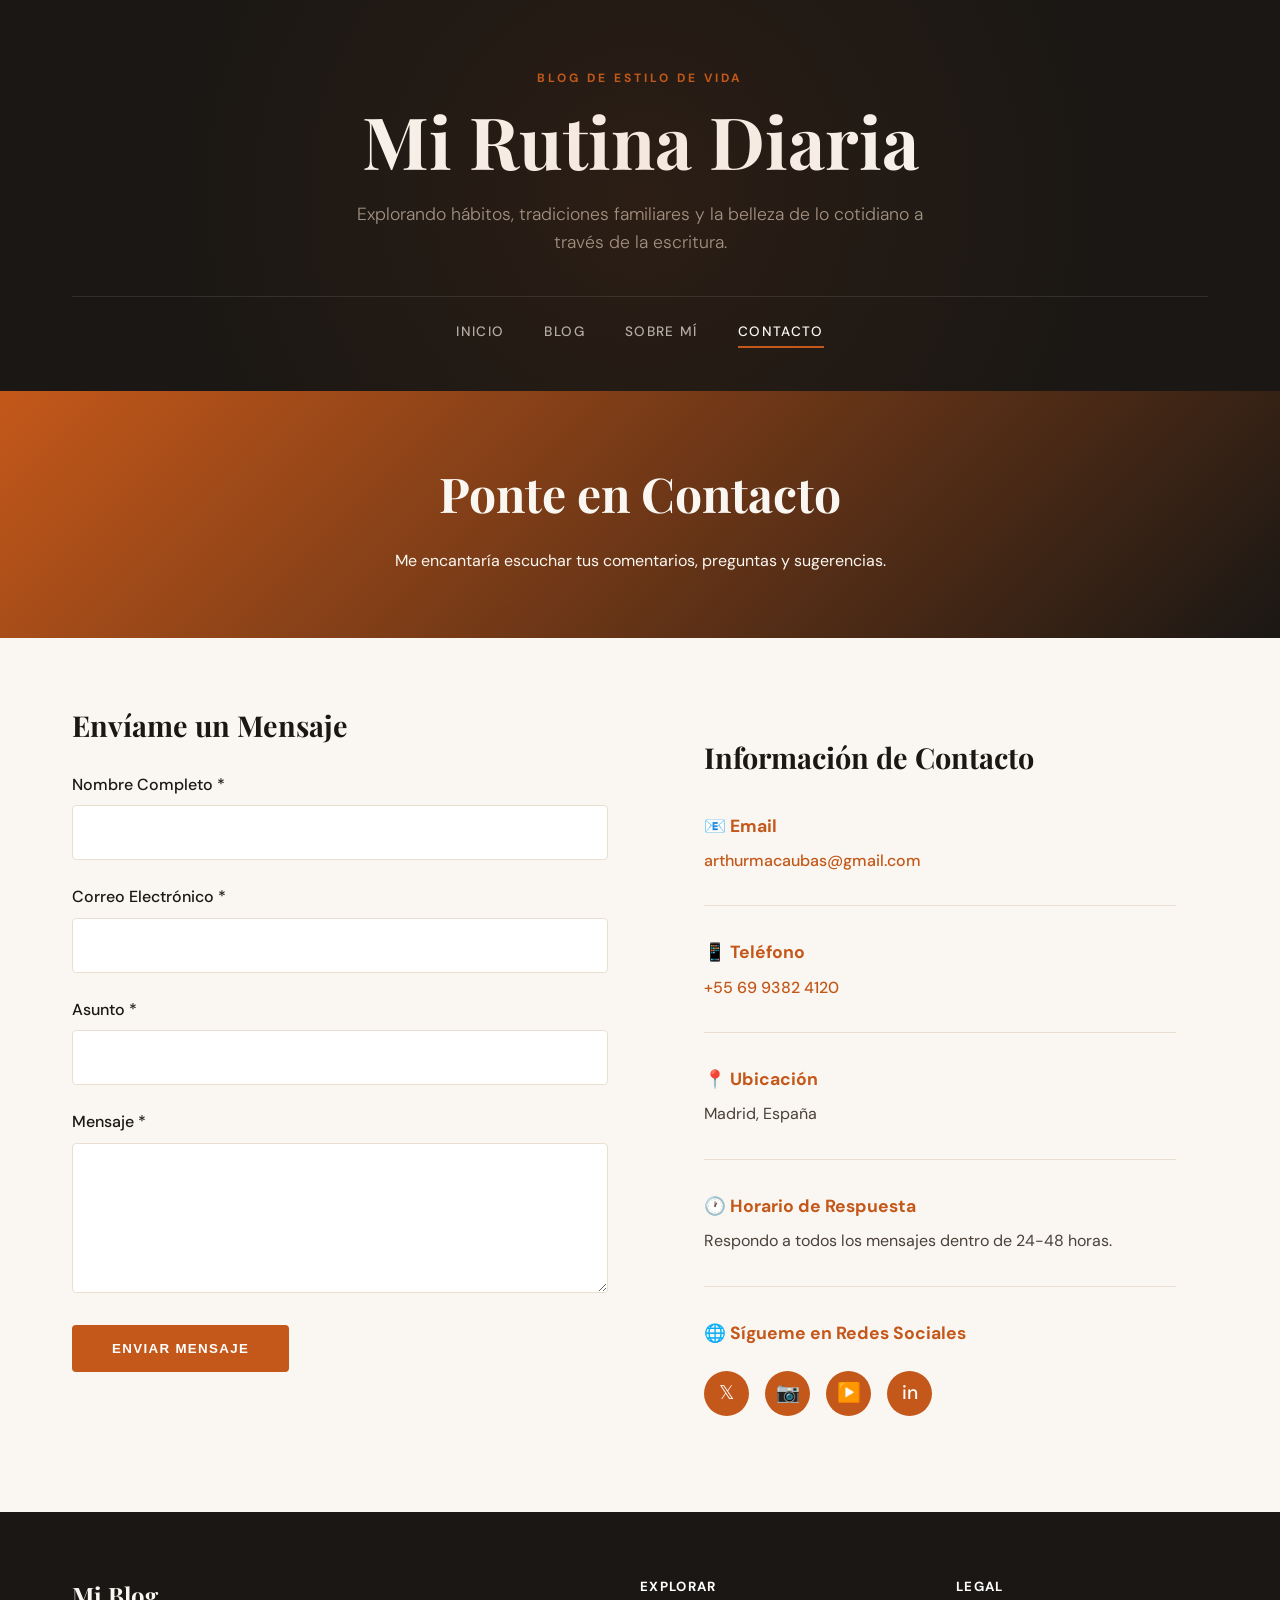
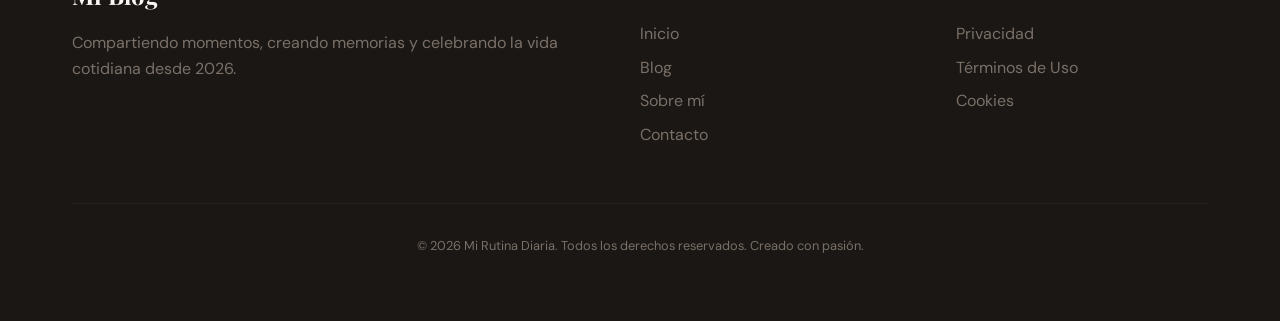
<file: contacto.html>
<!DOCTYPE html>
<html lang="es">
<head>
  <meta charset="UTF-8">
  <meta name="viewport" content="width=device-width, initial-scale=1.0">
  <title>Contacto — Mi Rutina Diaria</title>
  <link rel="preconnect" href="https://fonts.googleapis.com">
  <link rel="preconnect" href="https://fonts.gstatic.com" crossorigin>
  <link href="https://fonts.googleapis.com/css2?family=Playfair+Display:ital,wght@0,400;0,700;1,400&family=DM+Sans:wght@300;400;500;700&display=swap" rel="stylesheet">
  <link rel="stylesheet" href="styles.css">
  <style>
    .contact-hero {
      background: linear-gradient(135deg, var(--rust) 0%, var(--ink) 100%);
      color: var(--cream);
      padding: 4rem 0;
      text-align: center;
      margin-bottom: 4rem;
    }

    .contact-hero h2 {
      font-family: 'Playfair Display', serif;
      font-size: 3rem;
      margin-bottom: 1rem;
    }

    .contact-container {
      display: grid;
      grid-template-columns: 1fr 1fr;
      gap: 4rem;
      margin-bottom: 4rem;
    }

    .contact-form-section h3 {
      font-family: 'Playfair Display', serif;
      font-size: 1.8rem;
      margin-bottom: 1.5rem;
      color: var(--ink);
    }

    .form-group {
      margin-bottom: 1.5rem;
    }

    .form-group label {
      display: block;
      margin-bottom: 0.5rem;
      font-weight: 500;
      color: var(--ink);
    }

    .form-group input,
    .form-group textarea {
      width: 100%;
      padding: 1rem;
      border: 1px solid var(--sand);
      border-radius: 4px;
      font-family: inherit;
      font-size: 1rem;
      transition: var(--transition);
    }

    .form-group input:focus,
    .form-group textarea:focus {
      outline: none;
      border-color: var(--rust);
      box-shadow: 0 0 0 3px rgba(196, 88, 26, 0.1);
    }

    .form-group textarea {
      resize: vertical;
      min-height: 150px;
    }

    .submit-btn {
      background: var(--rust);
      color: white;
      border: none;
      padding: 1rem 2.5rem;
      font-weight: 700;
      text-transform: uppercase;
      letter-spacing: 0.1em;
      border-radius: 4px;
      cursor: pointer;
      transition: var(--transition);
    }

    .submit-btn:hover {
      background: var(--ink);
      transform: translateY(-2px);
    }

    .contact-info {
      background: var(--cream);
      padding: 2rem;
      border-radius: 12px;
    }

    .contact-info h3 {
      font-family: 'Playfair Display', serif;
      font-size: 1.8rem;
      margin-bottom: 2rem;
      color: var(--ink);
    }

    .info-item {
      margin-bottom: 2rem;
      padding-bottom: 2rem;
      border-bottom: 1px solid var(--sand);
    }

    .info-item:last-child {
      border-bottom: none;
      margin-bottom: 0;
      padding-bottom: 0;
    }

    .info-item h4 {
      font-size: 1.1rem;
      margin-bottom: 0.5rem;
      color: var(--rust);
    }

    .info-item p {
      color: #4a4138;
      line-height: 1.6;
    }

    .info-item a {
      color: var(--rust);
      text-decoration: none;
      font-weight: 500;
    }

    .info-item a:hover {
      text-decoration: underline;
    }

    .social-contact {
      display: flex;
      gap: 1rem;
      margin-top: 1.5rem;
    }

    .social-contact a {
      display: inline-flex;
      align-items: center;
      justify-content: center;
      width: 45px;
      height: 45px;
      background: var(--rust);
      color: white;
      border-radius: 50%;
      text-decoration: none;
      transition: var(--transition);
      font-size: 1.2rem;
    }

    .social-contact a:hover {
      background: var(--ink);
      transform: translateY(-3px);
    }

    @media (max-width: 768px) {
      .contact-container {
        grid-template-columns: 1fr;
      }

      .contact-hero h2 {
        font-size: 2rem;
      }
    }
  </style>
</head>
<body>

  <!-- ENCABEZADO -->
  <header class="encabezado">
    <div class="blog-wrapper">
      <span class="blog-label">Blog de Estilo de Vida</span>
      <h1 class="blog-title">Mi Rutina Diaria</h1>
      <p class="blog-tagline">Explorando hábitos, tradiciones familiares y la belleza de lo cotidiano a través de la escritura.</p>
      <nav class="menu">
        <a href="index.html">Inicio</a>
        <a href="blog.html">Blog</a>
        <a href="sobre-mi.html">Sobre Mí</a>
        <a href="contacto.html" class="active">Contacto</a>
      </nav>
    </div>
  </header>

  <!-- SECCIÓN HERO -->
  <div class="contact-hero">
    <div class="blog-wrapper">
      <h2>Ponte en Contacto</h2>
      <p>Me encantaría escuchar tus comentarios, preguntas y sugerencias.</p>
    </div>
  </div>

  <!-- CONTENIDO PRINCIPAL -->
  <div class="blog-wrapper">
    
    <div class="contact-container">
      
      <!-- Formulario de Contacto -->
      <div class="contact-form-section">
        <h3>Envíame un Mensaje</h3>
        <form id="contact-form">
          <div class="form-group">
            <label for="name">Nombre Completo *</label>
            <input type="text" id="name" name="name" required>
          </div>

          <div class="form-group">
            <label for="email">Correo Electrónico *</label>
            <input type="email" id="email" name="email" required>
          </div>

          <div class="form-group">
            <label for="subject">Asunto *</label>
            <input type="text" id="subject" name="subject" required>
          </div>

          <div class="form-group">
            <label for="message">Mensaje *</label>
            <textarea id="message" name="message" required></textarea>
          </div>

          <button type="submit" class="submit-btn">Enviar Mensaje</button>
          <p id="form-message" style="margin-top: 1rem; display: none;"></p>
        </form>
      </div>

      <!-- Información de Contacto -->
      <div class="contact-info">
        <h3>Información de Contacto</h3>

        <div class="info-item">
          <h4>📧 Email</h4>
          <p><a href="mailto:arthurmacaubas@gmail.com">arthurmacaubas@gmail.com</a></p>
        </div>

        <div class="info-item">
          <h4>📱 Teléfono</h4>
          <p><a href="tel:+5569993824120">+55 69 9382 4120</a></p>
        </div>

        <div class="info-item">
          <h4>📍 Ubicación</h4>
          <p>Madrid, España</p>
        </div>

        <div class="info-item">
          <h4>🕐 Horario de Respuesta</h4>
          <p>Respondo a todos los mensajes dentro de 24-48 horas.</p>
        </div>

        <div class="info-item">
          <h4>🌐 Sígueme en Redes Sociales</h4>
          <div class="social-contact">
            <a href="#" title="Twitter">𝕏</a>
            <a href="#" title="Instagram">📷</a>
            <a href="#" title="YouTube">▶️</a>
            <a href="#" title="LinkedIn">in</a>
          </div>
        </div>
      </div>

    </div>

  </div>

  <!-- PIE DE PÁGINA -->
  <footer class="pie-pagina">
    <div class="blog-wrapper">
      <div class="footer-grid">
        <div class="footer-brand">
          <h2>Mi Blog</h2>
          <p>Compartiendo momentos, creando memorias y celebrando la vida cotidiana desde 2026.</p>
        </div>
        <div class="footer-links">
          <h5>Explorar</h5>
          <ul>
            <li><a href="index.html">Inicio</a></li>
            <li><a href="blog.html">Blog</a></li>
            <li><a href="sobre-mi.html">Sobre mí</a></li>
            <li><a href="contacto.html">Contacto</a></li>
          </ul>
        </div>
        <div class="footer-links">
          <h5>Legal</h5>
          <ul>
            <li><a href="#">Privacidad</a></li>
            <li><a href="#">Términos de Uso</a></li>
            <li><a href="#">Cookies</a></li>
          </ul>
        </div>
      </div>
      <div class="copyright">
        &copy; 2026 Mi Rutina Diaria. Todos los derechos reservados. Creado con pasión.
      </div>
    </div>
  </footer>

  <script>
    // Manejo del formulario de contacto
    document.getElementById('contact-form').addEventListener('submit', function(e) {
      e.preventDefault();
      
      const name = document.getElementById('name').value;
      const email = document.getElementById('email').value;
      const subject = document.getElementById('subject').value;
      const message = document.getElementById('message').value;
      
      // Guardar en localStorage
      const contactMessages = JSON.parse(localStorage.getItem('contactMessages')) || [];
      contactMessages.push({
        name,
        email,
        subject,
        message,
        date: new Date().toLocaleString('es-ES')
      });
      localStorage.setItem('contactMessages', JSON.stringify(contactMessages));
      
      // Mostrar mensaje de éxito
      const formMessage = document.getElementById('form-message');
      formMessage.textContent = '¡Gracias! Tu mensaje ha sido enviado correctamente.';
      formMessage.style.display = 'block';
      formMessage.style.color = 'var(--rust)';
      
      // Limpiar formulario
      this.reset();
      
      // Ocultar mensaje después de 3 segundos
      setTimeout(() => {
        formMessage.style.display = 'none';
      }, 3000);
    });
  </script>

</body>
</html>
</file>
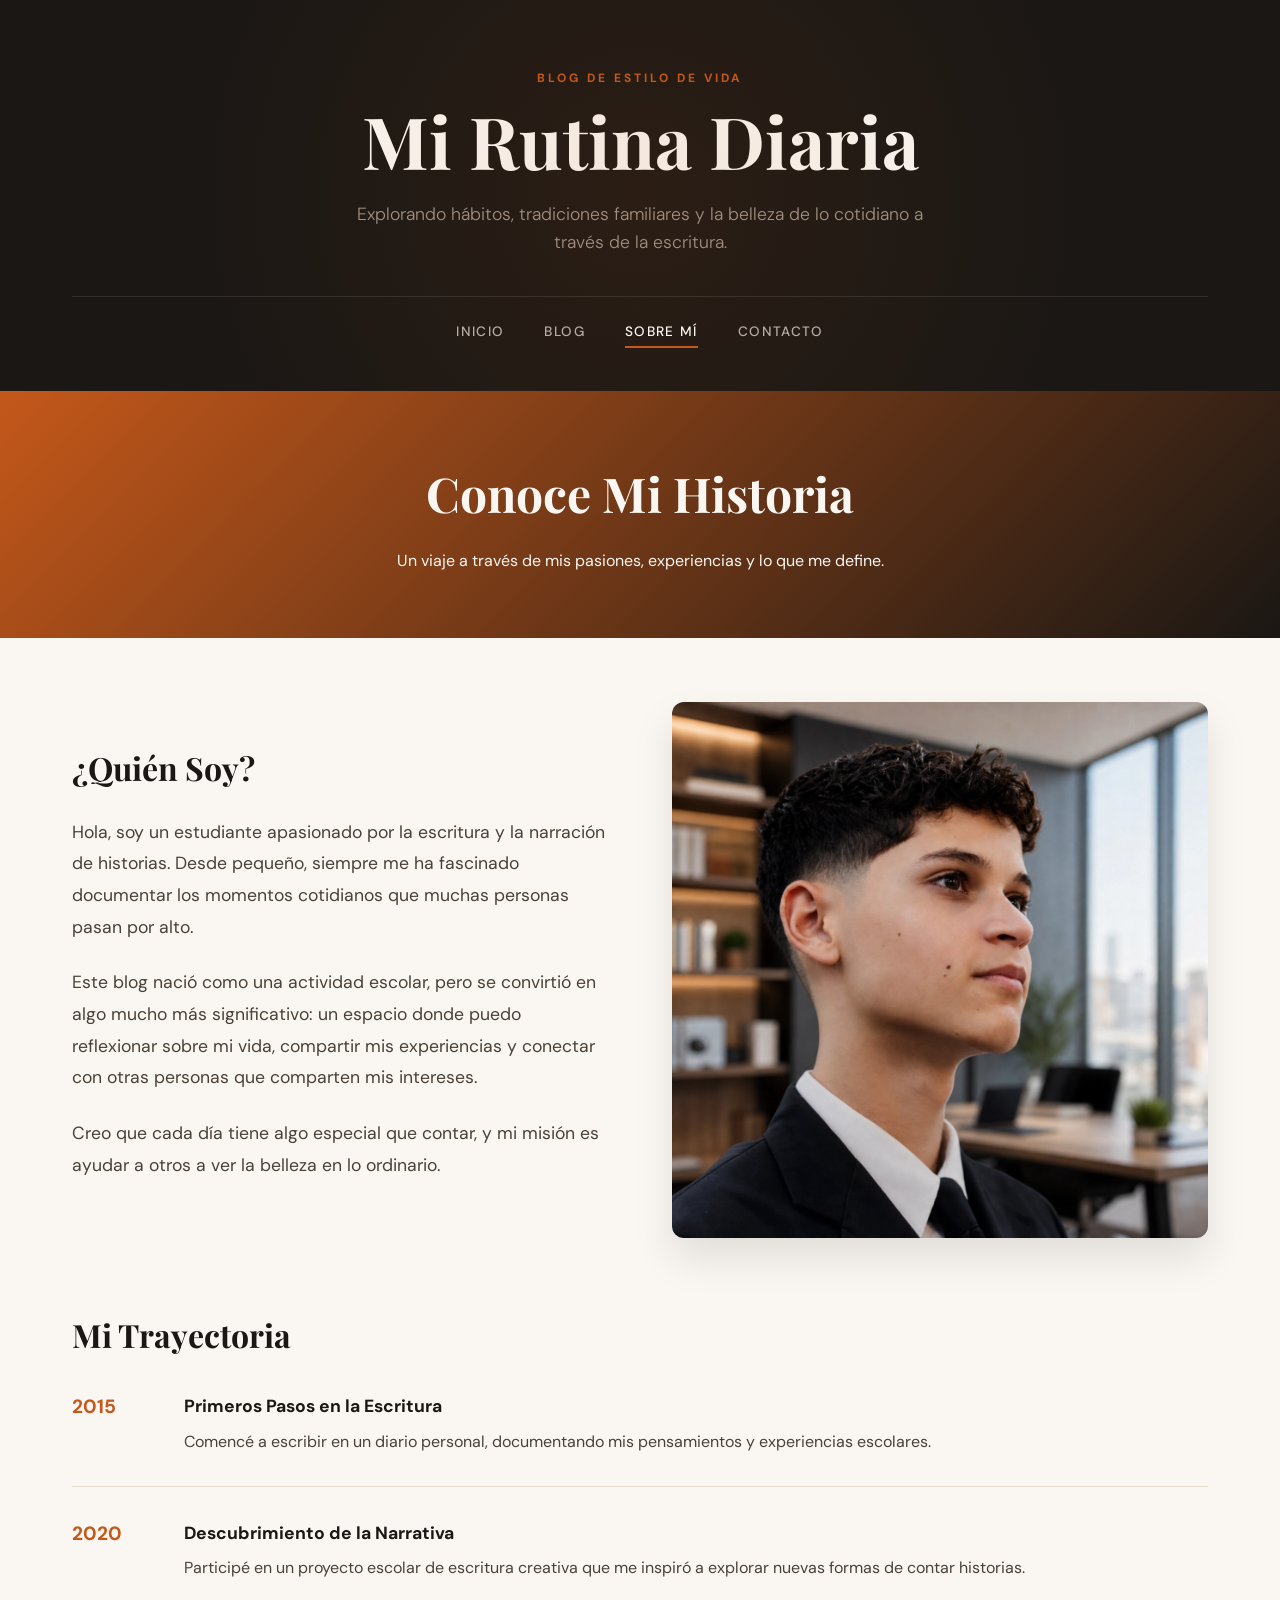
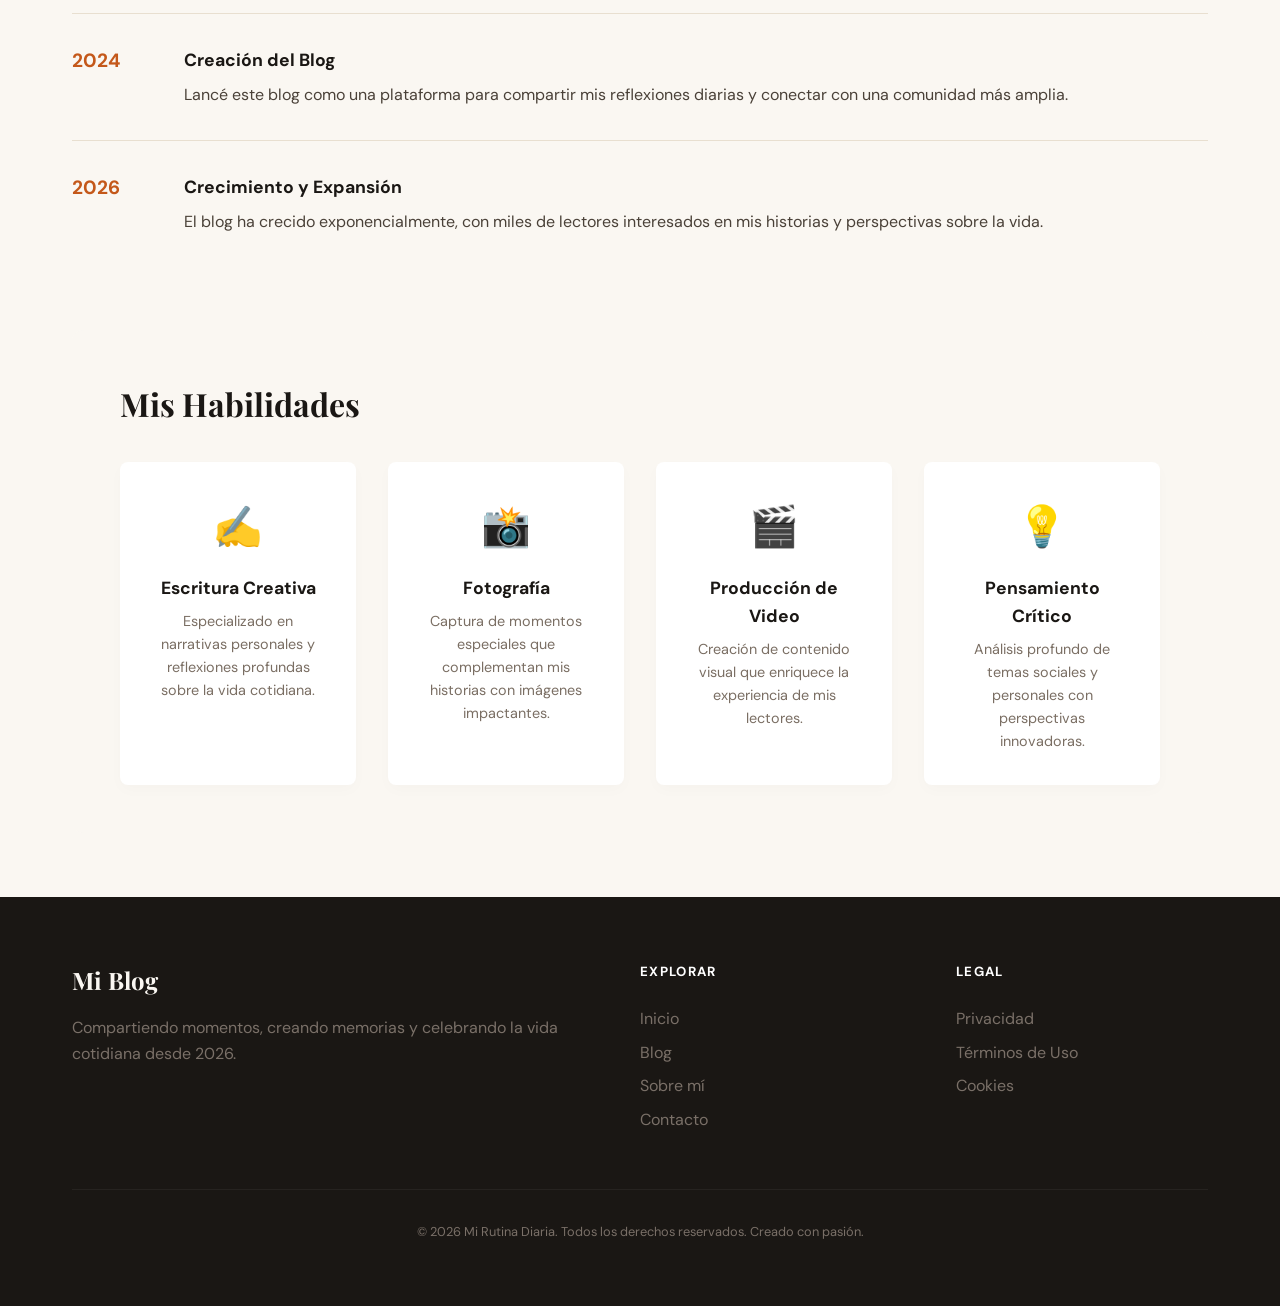
<file: sobre-mi.html>
<!DOCTYPE html>
<html lang="es">
<head>
  <meta charset="UTF-8">
  <meta name="viewport" content="width=device-width, initial-scale=1.0">
  <title>Sobre Mí — Mi Rutina Diaria</title>
  <link rel="preconnect" href="https://fonts.googleapis.com">
  <link rel="preconnect" href="https://fonts.gstatic.com" crossorigin>
  <link href="https://fonts.googleapis.com/css2?family=Playfair+Display:ital,wght@0,400;0,700;1,400&family=DM+Sans:wght@300;400;500;700&display=swap" rel="stylesheet">
  <link rel="stylesheet" href="styles.css">
  <style>
    .about-hero {
      background: linear-gradient(135deg, var(--rust) 0%, var(--ink) 100%);
      color: var(--cream);
      padding: 4rem 0;
      text-align: center;
      margin-bottom: 4rem;
    }

    .about-hero h2 {
      font-family: 'Playfair Display', serif;
      font-size: 3rem;
      margin-bottom: 1rem;
    }

    .about-content {
      display: grid;
      grid-template-columns: 1fr 1fr;
      gap: 4rem;
      align-items: center;
      margin-bottom: 4rem;
    }

    .about-text-section h3 {
      font-family: 'Playfair Display', serif;
      font-size: 2rem;
      margin-bottom: 1.5rem;
      color: var(--ink);
    }

    .about-text-section p {
      font-size: 1.1rem;
      line-height: 1.8;
      color: #4a4138;
      margin-bottom: 1.5rem;
    }

    .about-image {
      width: 100%;
      border-radius: 12px;
      box-shadow: 0 20px 40px rgba(0,0,0,0.1);
    }

    .timeline {
      margin-top: 4rem;
    }

    .timeline h3 {
      font-family: 'Playfair Display', serif;
      font-size: 2rem;
      margin-bottom: 2rem;
      color: var(--ink);
    }

    .timeline-item {
      display: flex;
      gap: 2rem;
      margin-bottom: 2rem;
      padding-bottom: 2rem;
      border-bottom: 1px solid var(--sand);
    }

    .timeline-item:last-child {
      border-bottom: none;
    }

    .timeline-year {
      font-weight: bold;
      color: var(--rust);
      min-width: 80px;
      font-size: 1.2rem;
    }

    .timeline-content h4 {
      font-size: 1.1rem;
      margin-bottom: 0.5rem;
      color: var(--ink);
    }

    .timeline-content p {
      color: #4a4138;
      line-height: 1.6;
    }

    .skills {
      margin-top: 4rem;
      background: var(--cream);
      padding: 3rem;
      border-radius: 12px;
    }

    .skills h3 {
      font-family: 'Playfair Display', serif;
      font-size: 2rem;
      margin-bottom: 2rem;
      color: var(--ink);
    }

    .skills-grid {
      display: grid;
      grid-template-columns: repeat(auto-fit, minmax(200px, 1fr));
      gap: 2rem;
    }

    .skill-card {
      background: white;
      padding: 2rem;
      border-radius: 8px;
      text-align: center;
      box-shadow: 0 5px 15px rgba(0,0,0,0.02);
    }

    .skill-icon {
      font-size: 2.5rem;
      margin-bottom: 1rem;
    }

    .skill-card h4 {
      font-size: 1.1rem;
      margin-bottom: 0.5rem;
      color: var(--ink);
    }

    .skill-card p {
      font-size: 0.9rem;
      color: var(--muted);
    }

    @media (max-width: 768px) {
      .about-content {
        grid-template-columns: 1fr;
      }

      .about-hero h2 {
        font-size: 2rem;
      }

      .about-text-section h3 {
        font-size: 1.5rem;
      }
    }
  </style>
</head>
<body>

  <!-- ENCABEZADO -->
  <header class="encabezado">
    <div class="blog-wrapper">
      <span class="blog-label">Blog de Estilo de Vida</span>
      <h1 class="blog-title">Mi Rutina Diaria</h1>
      <p class="blog-tagline">Explorando hábitos, tradiciones familiares y la belleza de lo cotidiano a través de la escritura.</p>
      <nav class="menu">
        <a href="index.html">Inicio</a>
        <a href="blog.html">Blog</a>
        <a href="sobre-mi.html" class="active">Sobre Mí</a>
        <a href="contacto.html">Contacto</a>
      </nav>
    </div>
  </header>

  <!-- SECCIÓN HERO -->
  <div class="about-hero">
    <div class="blog-wrapper">
      <h2>Conoce Mi Historia</h2>
      <p>Un viaje a través de mis pasiones, experiencias y lo que me define.</p>
    </div>
  </div>

  <!-- CONTENIDO PRINCIPAL -->
  <div class="blog-wrapper">
    
    <!-- Sección Sobre Mí -->
    <div class="about-content">
      <div class="about-text-section">
        <h3>¿Quién Soy?</h3>
        <p>
          Hola, soy un estudiante apasionado por la escritura y la narración de historias. Desde pequeño, siempre me ha fascinado documentar los momentos cotidianos que muchas personas pasan por alto.
        </p>
        <p>
          Este blog nació como una actividad escolar, pero se convirtió en algo mucho más significativo: un espacio donde puedo reflexionar sobre mi vida, compartir mis experiencias y conectar con otras personas que comparten mis intereses.
        </p>
        <p>
          Creo que cada día tiene algo especial que contar, y mi misión es ayudar a otros a ver la belleza en lo ordinario.
        </p>
      </div>
      <div>
        <img src="./arthur.png" alt="Mi foto" class="about-image">
      </div>
    </div>

    <!-- Timeline -->
    <div class="timeline">
      <h3>Mi Trayectoria</h3>
      
      <div class="timeline-item">
        <div class="timeline-year">2015</div>
        <div class="timeline-content">
          <h4>Primeros Pasos en la Escritura</h4>
          <p>Comencé a escribir en un diario personal, documentando mis pensamientos y experiencias escolares.</p>
        </div>
      </div>

      <div class="timeline-item">
        <div class="timeline-year">2020</div>
        <div class="timeline-content">
          <h4>Descubrimiento de la Narrativa</h4>
          <p>Participé en un proyecto escolar de escritura creativa que me inspiró a explorar nuevas formas de contar historias.</p>
        </div>
      </div>

      <div class="timeline-item">
        <div class="timeline-year">2024</div>
        <div class="timeline-content">
          <h4>Creación del Blog</h4>
          <p>Lancé este blog como una plataforma para compartir mis reflexiones diarias y conectar con una comunidad más amplia.</p>
        </div>
      </div>

      <div class="timeline-item">
        <div class="timeline-year">2026</div>
        <div class="timeline-content">
          <h4>Crecimiento y Expansión</h4>
          <p>El blog ha crecido exponencialmente, con miles de lectores interesados en mis historias y perspectivas sobre la vida.</p>
        </div>
      </div>
    </div>

    <!-- Habilidades -->
    <div class="skills">
      <h3>Mis Habilidades</h3>
      <div class="skills-grid">
        <div class="skill-card">
          <div class="skill-icon">✍️</div>
          <h4>Escritura Creativa</h4>
          <p>Especializado en narrativas personales y reflexiones profundas sobre la vida cotidiana.</p>
        </div>
        <div class="skill-card">
          <div class="skill-icon">📸</div>
          <h4>Fotografía</h4>
          <p>Captura de momentos especiales que complementan mis historias con imágenes impactantes.</p>
        </div>
        <div class="skill-card">
          <div class="skill-icon">🎬</div>
          <h4>Producción de Video</h4>
          <p>Creación de contenido visual que enriquece la experiencia de mis lectores.</p>
        </div>
        <div class="skill-card">
          <div class="skill-icon">💡</div>
          <h4>Pensamiento Crítico</h4>
          <p>Análisis profundo de temas sociales y personales con perspectivas innovadoras.</p>
        </div>
      </div>
    </div>

  </div>

  <!-- PIE DE PÁGINA -->
  <footer class="pie-pagina">
    <div class="blog-wrapper">
      <div class="footer-grid">
        <div class="footer-brand">
          <h2>Mi Blog</h2>
          <p>Compartiendo momentos, creando memorias y celebrando la vida cotidiana desde 2026.</p>
        </div>
        <div class="footer-links">
          <h5>Explorar</h5>
          <ul>
            <li><a href="index.html">Inicio</a></li>
            <li><a href="blog.html">Blog</a></li>
            <li><a href="sobre-mi.html">Sobre mí</a></li>
            <li><a href="contacto.html">Contacto</a></li>
          </ul>
        </div>
        <div class="footer-links">
          <h5>Legal</h5>
          <ul>
            <li><a href="#">Privacidad</a></li>
            <li><a href="#">Términos de Uso</a></li>
            <li><a href="#">Cookies</a></li>
          </ul>
        </div>
      </div>
      <div class="copyright">
        &copy; 2026 Mi Rutina Diaria. Todos los derechos reservados. Creado con pasión.
      </div>
    </div>
  </footer>

</body>
</html>
</file>
<file: styles.css>
:root {
  --cream: #faf7f2;
  --ink: #1a1714;
  --rust: #c4581a;
  --sand: #e8dfd0;
  --muted: #7a6e63;
  --accent: #2e5f3e;
  --white: #ffffff;
  --transition: all 0.3s cubic-bezier(0.4, 0, 0.2, 1);
}

* { 
  margin: 0; 
  padding: 0; 
  box-sizing: border-box; 
}

html {
  scroll-behavior: smooth;
}

body {
  font-family: 'DM Sans', sans-serif;
  background: var(--cream);
  color: var(--ink);
  line-height: 1.6;
  overflow-x: hidden;
}

/* ── LAYOUT ── */
.blog-wrapper {
  max-width: 1200px;
  margin: 0 auto;
  padding: 0 2rem;
}

/* ── ENCABEZADO (HEADER) ── */
header.encabezado {
  background: var(--ink);
  color: var(--cream);
  padding: 4rem 0 3rem;
  position: relative;
  overflow: hidden;
  text-align: center;
}

header.encabezado::before {
  content: '';
  position: absolute;
  inset: 0;
  background: radial-gradient(circle at 50% 50%, rgba(196, 88, 26, 0.1) 0%, transparent 70%);
  pointer-events: none;
}

.blog-label {
  display: inline-block;
  font-size: 0.75rem;
  letter-spacing: 0.25em;
  text-transform: uppercase;
  color: var(--rust);
  font-weight: 700;
  margin-bottom: 1rem;
  animation: fadeInDown 0.8s ease-out;
}

.blog-title {
  font-family: 'Playfair Display', serif;
  font-size: clamp(2.5rem, 8vw, 4.5rem);
  line-height: 1;
  margin-bottom: 1.5rem;
  animation: fadeInUp 1s ease-out;
}

.blog-tagline {
  font-size: 1.1rem;
  color: #a09589;
  max-width: 600px;
  margin: 0 auto 2.5rem;
  font-weight: 300;
  animation: fadeIn 1.5s ease-out;
}

nav.menu {
  display: flex;
  justify-content: center;
  gap: 2.5rem;
  border-top: 1px solid rgba(255,255,255,0.1);
  padding-top: 1.5rem;
  flex-wrap: wrap;
}

nav.menu a {
  color: #b5ada5;
  text-decoration: none;
  font-size: 0.85rem;
  letter-spacing: 0.1em;
  text-transform: uppercase;
  font-weight: 500;
  transition: var(--transition);
  position: relative;
}

nav.menu a::after {
  content: '';
  position: absolute;
  bottom: -5px;
  left: 0;
  width: 0;
  height: 2px;
  background: var(--rust);
  transition: var(--transition);
}

nav.menu a:hover { color: var(--cream); }
nav.menu a:hover::after { width: 100%; }
nav.menu a.active { color: var(--cream); }
nav.menu a.active::after { width: 100%; }

/* ── MAIN GRID ── */
.main-grid {
  display: grid;
  grid-template-columns: 1fr 320px;
  gap: 4rem;
  padding: 4rem 0;
}

/* ── CONTENIDO PRINCIPAL ── */
.cuerpo { 
  display: flex; 
  flex-direction: column; 
  gap: 4rem; 
}

/* ── HERO SECTION (INICIO) ── */
.hero-section {
  position: relative;
  border-radius: 12px;
  overflow: hidden;
  margin-bottom: 4rem;
}

.hero-img {
  width: 100%;
  height: 500px;
  object-fit: cover;
  display: block;
}

.hero-content {
  position: absolute;
  bottom: 0;
  left: 0;
  right: 0;
  background: linear-gradient(to top, rgba(0,0,0,0.8), transparent);
  color: white;
  padding: 4rem 2rem 2rem;
  text-align: center;
}

.hero-content h2 {
  font-family: 'Playfair Display', serif;
  font-size: 2.5rem;
  margin-bottom: 1rem;
}

.hero-content p {
  font-size: 1.1rem;
  margin-bottom: 1.5rem;
}

.cta-button {
  display: inline-block;
  background: var(--rust);
  color: white;
  padding: 1rem 2.5rem;
  border-radius: 4px;
  text-decoration: none;
  font-weight: 700;
  text-transform: uppercase;
  letter-spacing: 0.1em;
  transition: var(--transition);
}

.cta-button:hover {
  background: var(--ink);
  transform: translateY(-2px);
}

/* ── ÚLTIMOS POSTS ── */
.latest-posts h2 {
  font-family: 'Playfair Display', serif;
  font-size: 2rem;
  margin-bottom: 2rem;
  color: var(--ink);
}

.post-card-preview {
  display: grid;
  grid-template-columns: 300px 1fr;
  gap: 2rem;
  background: white;
  border-radius: 8px;
  overflow: hidden;
  box-shadow: 0 5px 15px rgba(0,0,0,0.03);
  transition: var(--transition);
  margin-bottom: 2rem;
}

.post-card-preview:hover {
  transform: translateY(-5px);
  box-shadow: 0 15px 35px rgba(0,0,0,0.08);
}

.post-preview-img {
  width: 100%;
  height: 250px;
  object-fit: cover;
}

.post-preview-content {
  padding: 2rem;
}

.post-meta {
  display: flex;
  align-items: center;
  gap: 1.5rem;
  margin-bottom: 1rem;
  font-size: 0.75rem;
  text-transform: uppercase;
  letter-spacing: 0.15em;
  color: var(--muted);
}

.post-meta .category {
  background: var(--rust);
  color: var(--white);
  padding: 0.3rem 1rem;
  border-radius: 50px;
  font-weight: 700;
}

.post-card-preview h3 {
  font-family: 'Playfair Display', serif;
  font-size: 1.5rem;
  margin-bottom: 1rem;
  color: var(--ink);
}

.post-card-preview p {
  color: #4a4138;
  margin-bottom: 1rem;
  line-height: 1.6;
}

.read-more {
  color: var(--rust);
  text-decoration: none;
  font-weight: bold;
}

.read-more:hover {
  text-decoration: underline;
}

/* ── POST CARD (BLOG) ── */
.post-card {
  background: var(--white);
  border-radius: 8px;
  overflow: hidden;
  box-shadow: 0 10px 30px rgba(0,0,0,0.03);
  transition: var(--transition);
}

.post-card:hover {
  transform: translateY(-5px);
  box-shadow: 0 20px 40px rgba(0,0,0,0.08);
}

.post-header-img {
  width: 100%;
  height: 450px;
  object-fit: cover;
  display: block;
  transition: transform 0.5s ease;
}

.post-card:hover .post-header-img {
  transform: scale(1.03);
}

.post-body { 
  padding: 3rem; 
}

.post-card h2 {
  font-family: 'Playfair Display', serif;
  font-size: 2.5rem;
  line-height: 1.2;
  margin-bottom: 1.5rem;
  color: var(--ink);
}

.post-content p {
  font-size: 1.1rem;
  line-height: 1.8;
  color: #4a4138;
  margin-bottom: 1.5rem;
}

/* ── SECCIÓN DE VIDEO ── */
.video-section {
  margin: 3rem 0;
  background: var(--ink);
  border-radius: 12px;
  overflow: hidden;
  position: relative;
}

.video-container {
  position: relative;
  padding-bottom: 56.25%;
  height: 0;
  overflow: hidden;
}

.video-container iframe,
.video-container video {
  position: absolute;
  top: 0;
  left: 0;
  width: 100%;
  height: 100%;
  border: none;
}

.video-caption {
  padding: 1rem 1.5rem;
  background: rgba(0,0,0,0.8);
  color: var(--cream);
  font-size: 0.9rem;
  font-style: italic;
  text-align: center;
}

/* ── COMENTARIOS ── */
.comments-box { 
  padding: 0 3rem 3rem; 
  border-top: 1px solid var(--sand);
  margin-top: 2rem;
}

.comments-box h3 {
  font-family: 'Playfair Display', serif;
  font-size: 1.5rem;
  margin: 2.5rem 0 1.5rem;
  color: var(--ink);
}

.comment-list { 
  display: flex; 
  flex-direction: column; 
  gap: 2rem; 
  margin-bottom: 3rem;
}

.comment-item {
  display: flex;
  gap: 1.5rem;
}

.comment-avatar {
  width: 50px;
  height: 50px;
  border-radius: 50%;
  background: var(--sand);
  flex-shrink: 0;
  display: flex;
  align-items: center;
  justify-content: center;
  font-weight: bold;
  color: var(--rust);
}

.comment-content {
  flex-grow: 1;
}

.comment-item .c-meta {
  font-size: 0.8rem;
  color: var(--muted);
  margin-bottom: 0.5rem;
}

.comment-item .c-meta strong { 
  color: var(--ink); 
  font-size: 1rem;
  margin-right: 0.5rem;
}

.comment-item p { 
  font-size: 0.95rem; 
  color: #4a4138; 
}

.comment-form { 
  display: grid; 
  gap: 1rem; 
  background: var(--cream);
  padding: 2rem;
  border-radius: 8px;
}

.comment-form h4 {
  font-family: 'Playfair Display', serif;
  font-size: 1.1rem;
  margin-bottom: 1rem;
  color: var(--ink);
}

.comment-form input,
.comment-form textarea {
  width: 100%;
  border: 1px solid var(--sand);
  border-radius: 4px;
  padding: 1rem;
  font-family: inherit;
  font-size: 1rem;
  background: var(--white);
  transition: var(--transition);
}

.comment-form input:focus,
.comment-form textarea:focus {
  outline: none;
  border-color: var(--rust);
  box-shadow: 0 0 0 3px rgba(196, 88, 26, 0.1);
}

.comment-form button {
  justify-self: start;
  background: var(--rust);
  color: var(--white);
  border: none;
  padding: 1rem 2.5rem;
  font-weight: 700;
  text-transform: uppercase;
  letter-spacing: 0.1em;
  cursor: pointer;
  border-radius: 4px;
  transition: var(--transition);
}

.comment-form button:hover { 
  background: var(--ink);
  transform: translateY(-2px);
}

/* ── BARRA LATERAL (SIDEBAR) ── */
.barra-lateral { 
  display: flex; 
  flex-direction: column; 
  gap: 2.5rem; 
}

.widget {
  background: var(--white);
  border-radius: 8px;
  padding: 2rem;
  box-shadow: 0 5px 15px rgba(0,0,0,0.02);
}

.widget h4 {
  font-family: 'Playfair Display', serif;
  font-size: 1.2rem;
  margin-bottom: 1.5rem;
  padding-bottom: 0.8rem;
  border-bottom: 2px solid var(--rust);
  color: var(--ink);
}

.about-avatar {
  width: 100px;
  height: 100px;
  border-radius: 50%;
  margin: 0 auto 1.5rem;
  background: url('./arthur.png') no-repeat center center;
  background-size: cover;
  border: 3px solid var(--sand);
}

.about-text {
  font-size: 0.95rem;
  text-align: center;
  color: var(--muted);
}

.widget-link {
  display: inline-block;
  margin-top: 1rem;
  color: var(--rust);
  text-decoration: none;
  font-weight: bold;
}

.widget-link:hover {
  text-decoration: underline;
}

.widget ul { list-style: none; }
.widget ul li { margin-bottom: 0.8rem; }

.widget ul li a {
  font-size: 0.95rem;
  color: var(--ink);
  text-decoration: none;
  transition: var(--transition);
  display: flex;
  align-items: center;
  gap: 0.8rem;
}

.widget ul li a:hover { color: var(--rust); padding-left: 5px; }

.social-links { 
  display: grid; 
  grid-template-columns: 1fr 1fr; 
  gap: 0.8rem; 
}

.social-link {
  display: flex;
  align-items: center;
  justify-content: center;
  gap: 0.5rem;
  font-size: 0.8rem;
  color: var(--ink);
  text-decoration: none;
  padding: 0.8rem;
  border: 1px solid var(--sand);
  border-radius: 4px;
  transition: var(--transition);
}

.social-link:hover { 
  background: var(--rust); 
  color: var(--white); 
  border-color: var(--rust);
}

/* ── FOOTER ── */
footer.pie-pagina {
  background: var(--ink);
  color: #7a7068;
  padding: 4rem 0;
  margin-top: 4rem;
}

.footer-grid {
  display: grid;
  grid-template-columns: 2fr 1fr 1fr;
  gap: 4rem;
  margin-bottom: 3rem;
}

.footer-brand h2 {
  color: var(--cream);
  font-family: 'Playfair Display', serif;
  margin-bottom: 1rem;
}

.footer-brand p {
  color: #7a7068;
}

.footer-links h5 {
  color: var(--white);
  margin-bottom: 1.5rem;
  text-transform: uppercase;
  letter-spacing: 0.1em;
}

.footer-links ul { list-style: none; }
.footer-links ul li { margin-bottom: 0.5rem; }
.footer-links a {
  color: #7a7068;
  text-decoration: none;
  transition: var(--transition);
}
.footer-links a:hover { color: var(--white); }

.copyright {
  padding-top: 2rem;
  border-top: 1px solid rgba(255,255,255,0.05);
  text-align: center;
  font-size: 0.8rem;
}

/* ── ANIMATIONS ── */
@keyframes fadeInUp {
  from { opacity: 0; transform: translateY(20px); }
  to { opacity: 1; transform: translateY(0); }
}

@keyframes fadeInDown {
  from { opacity: 0; transform: translateY(-20px); }
  to { opacity: 1; transform: translateY(0); }
}

@keyframes fadeIn {
  from { opacity: 0; }
  to { opacity: 1; }
}

/* ── RESPONSIVIDAD ── */
@media (max-width: 992px) {
  .main-grid { grid-template-columns: 1fr; }
  .barra-lateral { display: grid; grid-template-columns: 1fr 1fr; }
  .footer-grid { grid-template-columns: 1fr; gap: 2rem; }
}

@media (max-width: 768px) {
  .blog-wrapper { padding: 0 1.5rem; }
  .post-body { padding: 2rem; }
  .barra-lateral { grid-template-columns: 1fr; }
  .post-card-preview { grid-template-columns: 1fr; }
  .post-preview-img { height: 300px; }
  .hero-content { padding: 2rem 1.5rem 1rem; }
  .hero-content h2 { font-size: 1.5rem; }
}
</file>
